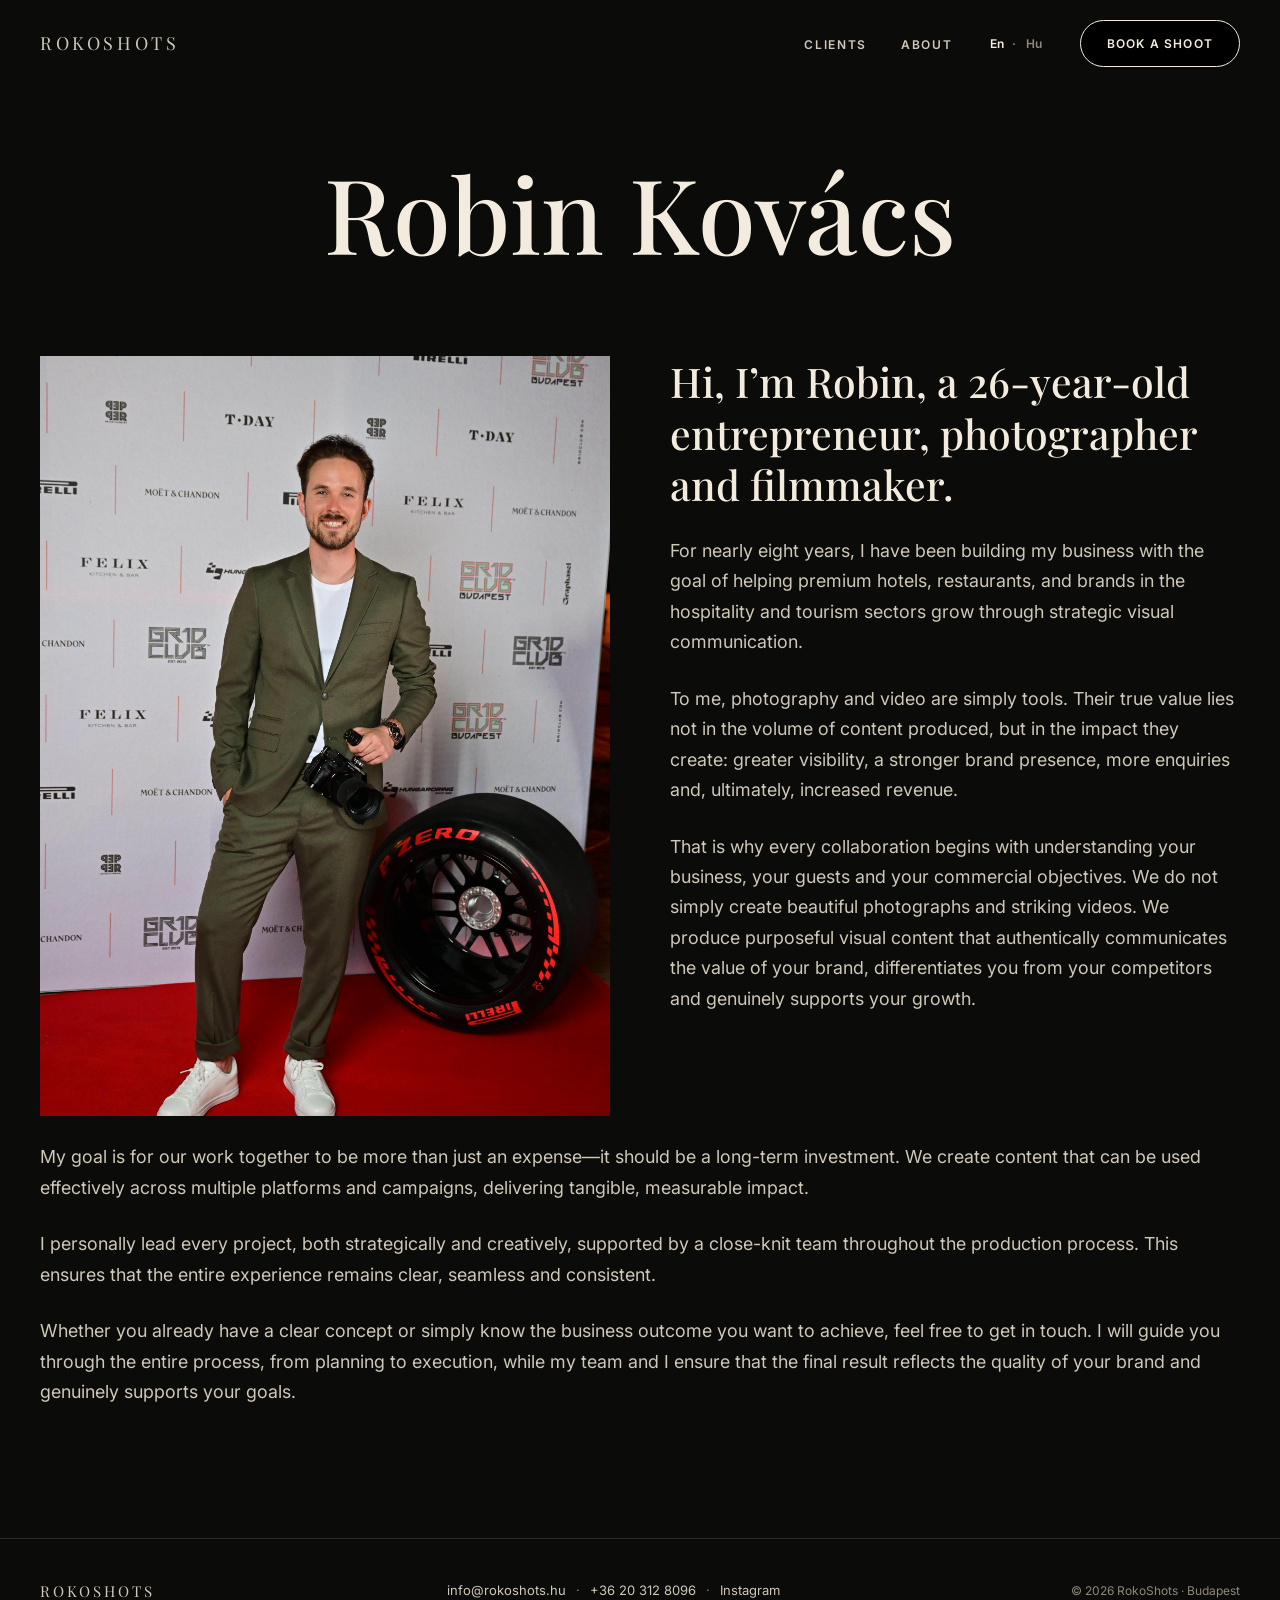
<file: about.html>
<!DOCTYPE html>
<html lang="en" data-i18n-title="titleAbout">
<head>
<meta charset="UTF-8">
<meta name="viewport" content="width=device-width, initial-scale=1.0">
<title>About Robin — RokoShots</title>
<link rel="preconnect" href="https://fonts.googleapis.com">
<link rel="preconnect" href="https://fonts.gstatic.com" crossorigin>
<link href="https://fonts.googleapis.com/css2?family=Playfair+Display:ital,wght@0,400;0,500;0,600;1,400;1,500&family=Inter:wght@400;500;600;700&family=Anton&family=Space+Mono:wght@400;700&display=swap" rel="stylesheet">
<link rel="stylesheet" href="home.css">
</head>
<body class="home-body" id="top">

<header class="rk-header">
  <div class="rk-wrap">
    <a href="index.html" class="rk-logo">Rokoshots</a>

    <div class="rk-header-right">
      <nav class="rk-nav">
        <ul>
          <!-- <li><a href="index.html#work" data-i18n="navWork">Work</a></li> -->
          <li><a href="clients.html" data-i18n="navClients">Clients</a></li>
          <li><a href="about.html" data-i18n="navGallery">About</a></li>
        </ul>
      </nav>
      <div class="rk-lang lang-switch" id="langSwitch">
        <button type="button" class="active" data-lang="en">En</button>
        <span class="rk-lang-divider">·</span>
        <button type="button" data-lang="hu">Hu</button>
      </div>
      <a href="book-a-shoot.html" class="rk-pill rk-header-cta" data-i18n="btnBookCall">Book a Shoot</a>
      <button type="button" class="rk-menu-toggle" id="menuToggle" aria-label="Open menu" aria-expanded="false" data-i18n-aria-label="ariaOpenMenu">
        <span></span><span></span><span></span>
      </button>
    </div>
  </div>

  <div class="rk-mobile-menu" id="mobileMenu">
    <nav>
      <ul>
        <!-- <li><a href="index.html#work" data-i18n="navWork">Work</a></li> -->
        <li><a href="clients.html" data-i18n="navClients">Clients</a></li>
        <li><a href="about.html" data-i18n="navGallery">About</a></li>
      </ul>
    </nav>
    <a href="book-a-shoot.html" class="rk-pill" data-i18n="btnBookCall">Book a Shoot</a>
    <div class="rk-lang lang-switch" id="langSwitchMobile">
      <button type="button" class="active" data-lang="en">En</button>
      <span class="rk-lang-divider">·</span>
      <button type="button" data-lang="hu">Hu</button>
    </div>
  </div>
</header>

<section class="rk-page-title">
  <div class="rk-wrap">
    <h1 class="rk-page-title-text">Robin Kovács</h1>
  </div>
</section>

<section class="about-page">
  <div class="rk-wrap about-page-grid">
    <div class="about-page-photo">
      <img src="/About me.jpg" alt="Robin Kovács, RokoShots">
    </div>

    <div class="about-page-copy">
      <p data-i18n="aboutP1">Hi, I’m Robin, a 26-year-old entrepreneur, photographer and filmmaker.</p>
      <p data-i18n="aboutP2">For nearly eight years, I have been building my business with the goal of helping premium hotels, restaurants, and brands in the hospitality and tourism sectors grow through strategic visual communication.</p>
      <p data-i18n="aboutP3">To me, photography and video are simply tools. Their true value lies not in the volume of content produced, but in the impact they create: greater visibility, a stronger brand presence, more enquiries and, ultimately, increased revenue.</p>
      <p data-i18n="aboutP4">That is why every collaboration begins with understanding your business, your guests and your commercial objectives. We do not simply create beautiful photographs and striking videos. We produce purposeful visual content that authentically communicates the value of your brand, differentiates you from your competitors and genuinely supports your growth.</p>
      <p data-i18n="aboutP5">My goal is for our work together to be more than just an expense—it should be a long-term investment. We create content that can be used effectively across multiple platforms and campaigns, delivering tangible, measurable impact.</p>
      <p data-i18n="aboutP6">I personally lead every project, both strategically and creatively, supported by a close-knit team throughout the production process. This ensures that the entire experience remains clear, seamless and consistent.</p>
      <p data-i18n="aboutP7">Whether you already have a clear concept or simply know the business outcome you want to achieve, feel free to get in touch. I will guide you through the entire process, from planning to execution, while my team and I ensure that the final result reflects the quality of your brand and genuinely supports your goals.</p>
    </div>
  </div>
</section>

<footer class="rk-footer">
  <div class="rk-wrap">
    <a href="index.html" class="rk-footer-logo">Rokoshots</a>
    <div class="rk-footer-contact">
      <a href="mailto:info@rokoshots.hu">info@rokoshots.hu</a>
      <span class="rk-footer-sep">&middot;</span>
      <a href="tel:+36203128096">+36 20 312 8096</a>
      <span class="rk-footer-sep">&middot;</span>
      <a href="https://www.instagram.com/rokoshots" target="_blank" rel="noopener" data-i18n="footerInstagramLabel">Instagram</a>
    </div>
    <span class="rk-footer-copy" data-i18n="footerCopyright">&copy; 2026 RokoShots &middot; Budapest</span>
  </div>
</footer>

<script src="i18n.js"></script>
<script src="about.js"></script>
</body>
</html>
</file>
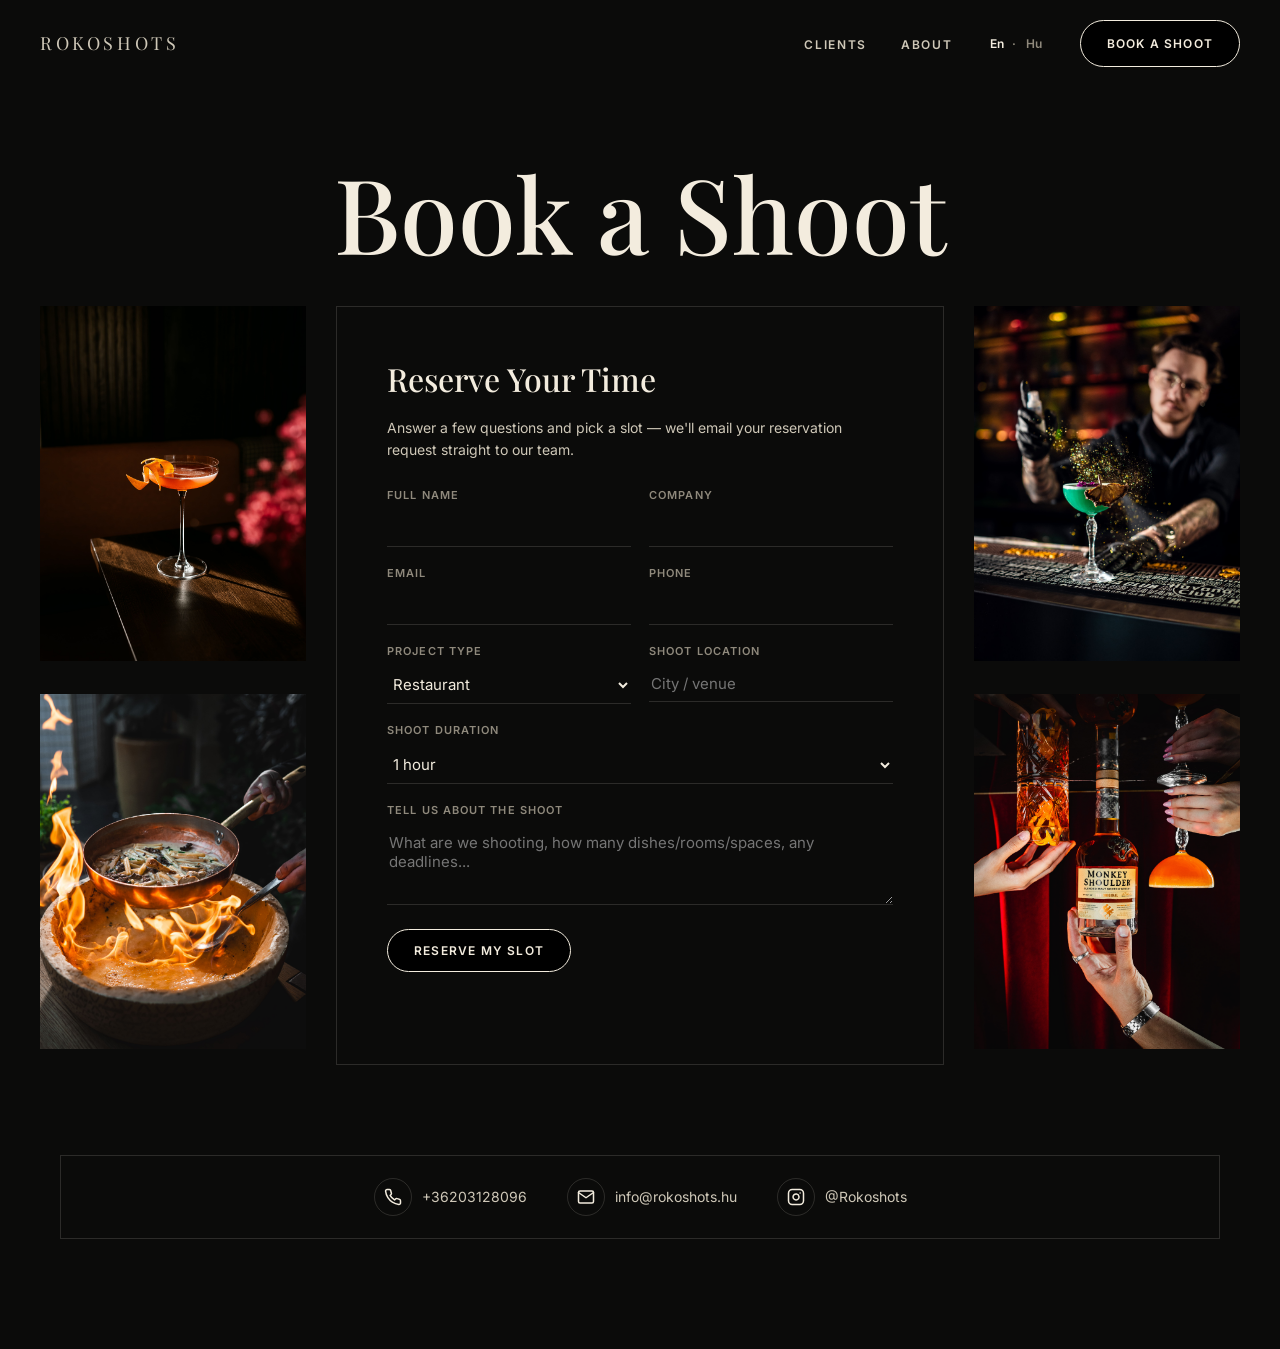
<file: book-a-shoot.html>
<!DOCTYPE html>
<html lang="en" data-i18n-title="titleBooking">
<head>
<meta charset="UTF-8">
<meta name="viewport" content="width=device-width, initial-scale=1.0">
<title>Book a Shoot — RokoShots</title>
<link rel="preconnect" href="https://fonts.googleapis.com">
<link rel="preconnect" href="https://fonts.gstatic.com" crossorigin>
<link href="https://fonts.googleapis.com/css2?family=Playfair+Display:ital,wght@0,400;0,500;0,600;1,400;1,500&family=Inter:wght@400;500;600;700&family=Anton&family=Space+Mono:wght@400;700&display=swap" rel="stylesheet">
<link rel="stylesheet" href="home.css">
</head>
<body class="home-body" id="top">

<header class="rk-header">
  <div class="rk-wrap">
    <a href="index.html" class="rk-logo">Rokoshots</a>

    <div class="rk-header-right">
      <nav class="rk-nav">
        <ul>
          <!-- <li><a href="index.html#work" data-i18n="navWork">Work</a></li> -->
          <li><a href="clients.html" data-i18n="navClients">Clients</a></li>
          <li><a href="about.html" data-i18n="navGallery">About</a></li>
        </ul>
      </nav>
      <div class="rk-lang lang-switch" id="langSwitch">
        <button type="button" class="active" data-lang="en">En</button>
        <span class="rk-lang-divider">·</span>
        <button type="button" data-lang="hu">Hu</button>
      </div>
      <a href="book-a-shoot.html" class="rk-pill rk-header-cta" data-i18n="btnBookCall">Book a Shoot</a>
      <button type="button" class="rk-menu-toggle" id="menuToggle" aria-label="Open menu" aria-expanded="false" data-i18n-aria-label="ariaOpenMenu">
        <span></span><span></span><span></span>
      </button>
    </div>
  </div>

  <div class="rk-mobile-menu" id="mobileMenu">
    <nav>
      <ul>
        <!-- <li><a href="index.html#work" data-i18n="navWork">Work</a></li> -->
        <li><a href="clients.html" data-i18n="navClients">Clients</a></li>
        <li><a href="about.html" data-i18n="navGallery">About</a></li>
      </ul>
    </nav>
    <a href="book-a-shoot.html" class="rk-pill" data-i18n="btnBookCall">Book a Shoot</a>
    <div class="rk-lang lang-switch" id="langSwitchMobile">
      <button type="button" class="active" data-lang="en">En</button>
      <span class="rk-lang-divider">·</span>
      <button type="button" data-lang="hu">Hu</button>
    </div>
  </div>
</header>

<section class="rk-page-title">
  <div class="rk-wrap">
    <h1 class="rk-page-title-text" data-i18n="bookingPageHeading">Book a Shoot</h1>
  </div>
</section>

<section class="booking-band">
  <div class="booking-grid">

    <div class="booking-photos left">
      <div class="booking-photo" id="bpLeft1"><img src="A1.jpg" alt=""></div>
      <div class="booking-photo" id="bpLeft2"><img src="A4.jpg" alt=""></div>
    </div>

    <div class="booking-form-card">
      <h2 data-i18n="reserveYourTime">Reserve Your Time</h2>
      <p class="booking-sub" data-i18n="bookingSub">Answer a few questions and pick a slot — we'll email your reservation request straight to our team.</p>

      <form id="bookingForm">
        <div class="bf-row">
          <div class="bf-field">
            <label data-i18n="labelFullName">Full Name</label>
            <input type="text" name="name" required>
          </div>
          <div class="bf-field">
            <label data-i18n="labelCompany">Company</label>
            <input type="text" name="company">
          </div>
        </div>

        <div class="bf-row">
          <div class="bf-field">
            <label data-i18n="labelEmail">Email</label>
            <input type="email" name="email" required>
          </div>
          <div class="bf-field">
            <label data-i18n="labelPhone">Phone</label>
            <input type="tel" name="phone">
          </div>
        </div>

        <div class="bf-row">
          <div class="bf-field">
            <label data-i18n="labelProjectType">Project Type</label>
            <select name="projectType">
              <option data-i18n="optRestaurant">Restaurant</option>
              <option data-i18n="optHotel">Hotel</option>
              <option data-i18n="optCafe">Café</option>
              <option data-i18n="optTourism">Tourism / Travel Brand</option>
              <option data-i18n="optOther">Other</option>
            </select>
          </div>
          <div class="bf-field">
            <label data-i18n="labelShootLocation">Shoot Location</label>
            <input type="text" name="location" placeholder="City / venue" data-i18n-placeholder="placeholderLocation">
          </div>
        </div>

        <div class="bf-field">
          <label data-i18n="labelShootDuration">Shoot Duration</label>
          <select name="duration">
            <option value="1" data-i18n="durationOpt1">1 hour</option>
            <option value="2" data-i18n="durationOpt2">2 hours</option>
            <option value="4" data-i18n="durationOptHalf">Half day (4 hours)</option>
            <option value="8" data-i18n="durationOptFull">Full day (8 hours)</option>
          </select>
        </div>

        <div class="bf-field">
          <label data-i18n="labelTellUs">Tell us about the shoot</label>
          <textarea name="message" placeholder="What are we shooting, how many dishes/rooms/spaces, any deadlines..." data-i18n-placeholder="placeholderMessage"></textarea>
        </div>

        <button type="submit" class="reserve-btn rk-pill" data-i18n="reserveMySlotBtn">Reserve My Slot</button>
        <p class="booking-note" id="bookingNote"></p>
      </form>
    </div>

    <div class="booking-photos right">
      <div class="booking-photo" id="bpRight1"><img src="A7.jpg" alt=""></div>
      <div class="booking-photo" id="bpRight2"><img src="A10.jpeg" alt=""></div>
    </div>

  </div>
</section>

<section class="booking-contact">
  <div class="rk-wrap">
    <div class="contact-box">
      <a class="contact-item" href="tel:+36203128096">
        <span class="contact-icon" aria-hidden="true">
          <svg viewBox="0 0 24 24" fill="none" stroke="currentColor" stroke-width="2" stroke-linecap="round" stroke-linejoin="round"><path d="M22 16.92v3a2 2 0 0 1-2.18 2 19.79 19.79 0 0 1-8.63-3.07 19.5 19.5 0 0 1-6-6 19.79 19.79 0 0 1-3.07-8.67A2 2 0 0 1 4.11 2h3a2 2 0 0 1 2 1.72c.127.96.362 1.903.7 2.81a2 2 0 0 1-.45 2.11L8.09 9.91a16 16 0 0 0 6 6l1.27-1.27a2 2 0 0 1 2.11-.45c.907.338 1.85.573 2.81.7A2 2 0 0 1 22 16.92z"/></svg>
        </span>
        <span class="contact-text">+36203128096</span>
      </a>
      <a class="contact-item" href="mailto:info@rokoshots.hu">
        <span class="contact-icon" aria-hidden="true">
          <svg viewBox="0 0 24 24" fill="none" stroke="currentColor" stroke-width="2" stroke-linecap="round" stroke-linejoin="round"><rect x="2" y="4" width="20" height="16" rx="2"/><path d="m22 6-10 7L2 6"/></svg>
        </span>
        <span class="contact-text">info@rokoshots.hu</span>
      </a>
      <a class="contact-item" href="https://www.instagram.com/rokoshots" target="_blank" rel="noopener" aria-label="Instagram" data-i18n-aria-label="footerInstagramLabel">
        <span class="contact-icon" aria-hidden="true">
          <svg viewBox="0 0 24 24" fill="none" stroke="currentColor" stroke-width="2" stroke-linecap="round" stroke-linejoin="round"><rect x="2" y="2" width="20" height="20" rx="5"/><path d="M16 11.37A4 4 0 1 1 12.63 8 4 4 0 0 1 16 11.37z"/><line x1="17.5" y1="6.5" x2="17.51" y2="6.5"/></svg>
        </span>
        <span class="contact-text">@Rokoshots</span>
      </a>
    </div>
  </div>
</section>

<script src="i18n.js"></script>
<script src="booking.js"></script>
</body>
</html>
</file>
<file: home.css>
/* RokoShots homepage — dark luxury editorial design */
:root{
  --bg:#0b0b0a;
  --cream:#f3ecde;
  --cream-dim:#cfc8b8;
  --muted:#8f897c;
  --line:rgba(243,236,222,.14);
  --pill-bg:#efe6d4;
  --pill-text:#141210;
  --max:1320px;
}

*{box-sizing:border-box; margin:0; padding:0;}
html{scroll-behavior:smooth;}
body.home-body{
  background:var(--bg);
  color:var(--cream-dim);
  font-family:'Inter', sans-serif;
  line-height:1.6;
  overflow-x:hidden;
}
.home-body a{color:inherit; text-decoration:none;}
.home-body img{display:block; max-width:100%; height:auto;}
.home-body em, .home-body i{font-style:italic;}

.rk-wrap{max-width:var(--max); margin:0 auto; padding:0 24px;}
@media (min-width:600px){ .rk-wrap{ padding:0 32px; } }
@media (min-width:1000px){ .rk-wrap{ padding:0 40px; } }

.rk-eyebrow{
  font-family:'Inter', sans-serif;
  font-size:11px;
  font-weight:600;
  letter-spacing:.18em;
  text-transform:uppercase;
  color:var(--muted);
}

/* HEADER */
.rk-header{
  position:sticky; top:0; z-index:100;
  background:var(--bg);
  padding:20px 0;
}
.rk-header .rk-wrap{display:flex; align-items:center; justify-content:space-between; gap:16px;}

.rk-logo{
  font-family:'Playfair Display', serif;
  font-size:18px;
  letter-spacing:.2em;
  text-transform:uppercase;
  color:var(--cream);
  white-space:nowrap;
  transition:opacity .3s;
}
.rk-logo:hover{ opacity:.75; }

.rk-header-right{display:flex; align-items:center; gap:16px;}
@media (min-width:1000px){ .rk-header-right{ gap:36px; } }

.rk-nav, .rk-header-cta, .rk-lang{ display:none; }
@media (min-width:1000px){
  .rk-nav, .rk-lang{ display:flex; }
  .rk-header-cta{ display:inline-flex; }
}

.rk-nav ul{list-style:none; display:flex; gap:34px;}
.rk-nav a{
  font-family:'Inter', sans-serif;
  font-size:12px;
  font-weight:600;
  letter-spacing:.14em;
  text-transform:uppercase;
  color:var(--cream-dim);
  transition:color .3s;
}
.rk-nav a:hover{ color:var(--cream); }

.rk-lang{
  align-items:center; gap:6px;
  font-family:'Inter', sans-serif;
  font-size:12px; font-weight:600; letter-spacing:.1em; text-transform:uppercase;
}
.rk-lang button{
  background:none; border:none; cursor:pointer;
  font:inherit; color:var(--muted);
  padding:2px; transition:color .3s;
}
.rk-lang button.active{ color:var(--cream); }
.rk-lang .rk-lang-divider{ color:var(--muted); }

.rk-pill{
  display:inline-flex; align-items:center; justify-content:center;
  font-family:'Inter', sans-serif;
  font-size:12px;
  font-weight:600;
  letter-spacing:.1em;
  text-transform:uppercase;
  color:var(--cream);
  background:#000;
  padding:13px 26px;
  border-radius:999px;
  border:1px solid var(--cream);
  cursor:pointer;
  white-space:nowrap;
  transition:transform .25s ease, background-color .3s, color .3s;
}
.rk-pill:hover{ transform:translateY(-2px); background:var(--pill-bg); color:var(--pill-text); }
a.rk-pill{ color:var(--cream); }
a.rk-pill:hover{ color:var(--pill-text); }

.rk-link-underline{
  display:inline-flex;
  font-family:'Inter', sans-serif;
  font-size:12px;
  font-weight:600;
  letter-spacing:.1em;
  text-transform:uppercase;
  color:var(--cream);
  border-bottom:1px solid var(--cream);
  padding-bottom:4px;
  transition:opacity .3s;
}
.rk-link-underline:hover{ opacity:.65; }

.rk-menu-toggle{
  display:flex; flex-direction:column; justify-content:center; gap:5px;
  width:26px; height:22px;
  background:none; border:none; cursor:pointer; padding:0; flex-shrink:0;
}
@media (min-width:1000px){ .rk-menu-toggle{ display:none; } }
.rk-menu-toggle span{
  display:block; width:100%; height:2px; background:var(--cream);
  transition:transform .3s ease, opacity .3s ease;
}
.rk-menu-toggle.open span:nth-child(1){ transform:translateY(7px) rotate(45deg); }
.rk-menu-toggle.open span:nth-child(2){ opacity:0; }
.rk-menu-toggle.open span:nth-child(3){ transform:translateY(-7px) rotate(-45deg); }

.rk-mobile-menu{
  display:flex; flex-direction:column; align-items:flex-start; gap:22px;
  max-height:0; overflow:hidden;
  padding:0 24px;
  transition:max-height .35s ease, padding .35s ease;
  background:var(--bg);
}
@media (min-width:600px){ .rk-mobile-menu{ padding:0 32px; } }
.rk-mobile-menu.open{ max-height:420px; padding:18px 24px 28px; }
@media (min-width:600px){ .rk-mobile-menu.open{ padding:18px 32px 28px; } }
.rk-mobile-menu nav ul{ list-style:none; display:flex; flex-direction:column; gap:16px; }
.rk-mobile-menu nav a{
  font-family:'Inter', sans-serif; font-size:13px; font-weight:600;
  letter-spacing:.14em; text-transform:uppercase; color:var(--cream-dim);
}
@media (min-width:1000px){ .rk-mobile-menu{ display:none !important; } }

/* HERO */
.rk-hero{ padding:28px 0 70px; }
@media (min-width:600px){ .rk-hero{ padding:40px 0 90px; } }
@media (min-width:1000px){ .rk-hero{ padding:56px 0 110px; } }

.rk-hero-grid{
  display:grid;
  grid-template-columns:1fr;
  gap:40px;
  align-items:center;
}
@media (min-width:900px){
  .rk-hero-grid{ grid-template-columns:1fr 1fr; gap:60px; }
}

.rk-hero-copy{ display:flex; flex-direction:column; gap:22px; }
.rk-hero-title{
  font-family:'Playfair Display', serif;
  font-weight:500;
  font-size:clamp(34px, 5.4vw, 68px);
  line-height:1.12;
  color:var(--cream);
}
.rk-hero-title em{
  font-style:italic;
  font-weight:400;
  display:block;
}
.rk-hero-sub{
  font-family:'Inter', sans-serif;
  font-size:clamp(15px, 1.3vw, 17px);
  line-height:1.7;
  color:var(--cream-dim);
  max-width:46ch;
}
.rk-hero-actions{ display:flex; align-items:center; gap:28px; flex-wrap:wrap; margin-top:6px; }

.rk-hero-photo{
  aspect-ratio:3/4;
  overflow:hidden;
  background:#1a1a18;
}
.rk-hero-photo img{ width:100%; height:100%; object-fit:cover; }

/* CLIENTS — trusted by */
.rk-clients{ padding:10px 0 70px; text-align:center; }
@media (min-width:600px){ .rk-clients{ padding:10px 0 90px; } }
@media (min-width:1000px){ .rk-clients{ padding:10px 0 110px; } }

.rk-clients-heading{
  font-family:'Playfair Display', serif;
  font-style:italic;
  font-weight:400;
  font-size:clamp(22px, 3.4vw, 36px);
  color:var(--cream);
  margin-top:14px;
}

.rk-client-cloud{
  display:flex; flex-wrap:wrap; justify-content:center;
  row-gap:18px; column-gap:40px;
  margin-top:56px;
}
@media (min-width:600px){ .rk-client-cloud{ column-gap:52px; row-gap:22px; margin-top:64px; } }
.rk-client-name{
  font-family:'Playfair Display', serif;
  font-weight:500;
  font-size:clamp(17px, 2.4vw, 28px);
  color:var(--cream);
  white-space:nowrap;
}
.rk-michelin{
  font-family:'Inter', sans-serif;
  font-size:9px;
  font-weight:700;
  letter-spacing:.1em;
  text-transform:uppercase;
  color:var(--muted);
  vertical-align:super;
  margin-left:4px;
  white-space:nowrap;
}

/* SELECTED WORK */
.rk-work{ padding:0 0 70px; }
@media (min-width:600px){ .rk-work{ padding:0 0 90px; } }
@media (min-width:1000px){ .rk-work{ padding:0 0 110px; } }

.rk-work-head{
  display:flex; flex-wrap:wrap; align-items:baseline; justify-content:space-between;
  gap:16px; margin-bottom:40px;
}
@media (min-width:600px){ .rk-work-head{ margin-bottom:50px; } }
.rk-work-title{
  font-family:'Playfair Display', serif;
  font-weight:500;
  font-size:clamp(32px, 4.6vw, 52px);
  color:var(--cream);
}
.rk-work-grid{
  display:grid;
  grid-template-columns:1fr;
  gap:48px 30px;
}
@media (min-width:640px){ .rk-work-grid{ grid-template-columns:1fr 1fr; } }
@media (min-width:1000px){ .rk-work-grid{ grid-template-columns:1fr 1fr 1fr; } }

.rk-work-card{ cursor:pointer; }
.rk-work-card-frame{ aspect-ratio:4/5; overflow:hidden; background:#1a1a18; }
.rk-work-card-frame img{
  width:100%; height:100%; object-fit:cover;
  transition:transform .7s cubic-bezier(.2,.7,.2,1);
}
.rk-work-card:hover .rk-work-card-frame img{ transform:scale(1.04); }
.rk-work-meta{
  margin-top:16px;
  font-family:'Inter', sans-serif;
  font-size:11px; font-weight:600; letter-spacing:.12em; text-transform:uppercase;
  color:var(--muted);
}
.rk-work-name{
  margin-top:8px;
  font-family:'Playfair Display', serif;
  font-weight:500;
  font-size:clamp(20px, 2.2vw, 27px);
  color:var(--cream);
}
/* PLAIN PHOTO GRID */
.rk-gallery{ padding:0 0 70px; }
@media (min-width:600px){ .rk-gallery{ padding:0 0 90px; } }
@media (min-width:1000px){ .rk-gallery{ padding:0 0 110px; } }
.rk-gallery-grid{
  display:grid;
  grid-template-columns:repeat(2, 1fr);
  gap:6px;
}
@media (min-width:640px){ .rk-gallery-grid{ grid-template-columns:repeat(3, 1fr); gap:8px; } }
.rk-gallery-item{
  border:none; padding:0; margin:0; background:none; cursor:pointer;
  aspect-ratio:1/1; overflow:hidden; display:block;
}
.rk-gallery-item img{
  width:100%; height:100%; object-fit:cover;
  transition:transform .6s ease;
}
.rk-gallery-item:hover img{ transform:scale(1.05); }

/* INSTAGRAM WIDGET */
.rk-instagram{ padding:0 0 70px; text-align:center; }
@media (min-width:600px){ .rk-instagram{ padding:0 0 90px; } }
@media (min-width:1000px){ .rk-instagram{ padding:0 0 110px; } }

.ig-card{
  margin-top:28px;
  background:var(--pill-bg);
  border-radius:20px;
  padding:18px 14px 24px;
  text-align:left;
}
@media (min-width:600px){ .ig-card{ padding:24px 22px 28px; border-radius:24px; } }

.ig-head{ display:flex; align-items:center; gap:14px; margin-bottom:16px; flex-wrap:wrap; }
@media (min-width:600px){ .ig-head{ margin-bottom:20px; } }
.ig-avatar{
  width:50px; height:50px; border-radius:50%; overflow:hidden; flex-shrink:0; background:#1a1a18;
}
.ig-avatar img{ width:100%; height:100%; object-fit:cover; }
.ig-id{ display:flex; flex-direction:column; gap:2px; flex:1; min-width:0; }
.ig-name{
  font-family:'Playfair Display', serif; font-weight:500; font-size:16px; color:var(--pill-text);
}
.ig-handle{
  font-family:'Inter', sans-serif; font-size:13px; color:#6b655a; transition:color .25s;
}
.ig-handle:hover{ color:var(--pill-text); }
.ig-follow{
  display:inline-flex; align-items:center; gap:7px;
  font-family:'Inter', sans-serif; font-size:11px; font-weight:600; letter-spacing:.1em; text-transform:uppercase;
  background:#141210; color:#f3ecde;
  padding:11px 20px; border-radius:999px; white-space:nowrap;
  transition:transform .25s ease, opacity .25s ease;
}
.ig-follow:hover{ transform:translateY(-1px); opacity:.85; }
.ig-follow svg{ width:14px; height:14px; flex-shrink:0; }

.ig-carousel{ position:relative; }
.ig-track{
  display:flex; gap:8px;
  overflow-x:auto; scroll-snap-type:x mandatory;
  border-radius:12px;
  scrollbar-width:none; -ms-overflow-style:none;
}
.ig-track::-webkit-scrollbar{ display:none; }
.ig-post{
  flex:0 0 calc(50% - 4px);
  aspect-ratio:1/1; overflow:hidden; display:block;
  scroll-snap-align:start; background:#1a1a18;
}
@media (min-width:640px){ .ig-post{ flex-basis:calc(33.333% - 6px); } }
@media (min-width:900px){ .ig-post{ flex-basis:calc(25% - 6px); } }
.ig-post img{
  width:100%; height:100%; object-fit:cover;
  transition:transform .5s ease;
}
.ig-post:hover img{ transform:scale(1.06); }

.ig-arrow{
  position:absolute; top:50%; translate:0 -50%;
  width:38px; height:38px; border-radius:50%;
  background:rgba(20,18,16,.78); color:#f3ecde; border:none;
  display:flex; align-items:center; justify-content:center;
  cursor:pointer; z-index:2; transition:background .25s;
}
.ig-arrow:hover{ background:#000; }
.ig-arrow-prev{ left:6px; }
.ig-arrow-next{ right:6px; }
.ig-arrow svg{ width:18px; height:18px; }
@media (max-width:600px){ .ig-arrow{ width:32px; height:32px; } .ig-arrow svg{ width:15px; height:15px; } }

.ig-dots{ display:flex; justify-content:center; gap:7px; margin-top:16px; }
@media (min-width:600px){ .ig-dots{ margin-top:20px; } }
.ig-dot{
  width:7px; height:7px; border-radius:50%; border:none; padding:0; cursor:pointer;
  background:#c7bfac; transition:background .25s ease, transform .25s ease;
}
.ig-dot.active{ background:#141210; transform:scale(1.35); }

/* TESTIMONIALS */
.rk-testimonials{ padding:0 0 70px; }
@media (min-width:600px){ .rk-testimonials{ padding:0 0 90px; } }
@media (min-width:1000px){ .rk-testimonials{ padding:0 0 120px; } }
.rk-testimonials-head{ text-align:center; margin-bottom:50px; }
@media (min-width:600px){ .rk-testimonials-head{ margin-bottom:64px; } }

.rk-testimonial-grid{
  display:grid; grid-template-columns:1fr; gap:50px;
}
@media (min-width:900px){ .rk-testimonial-grid{ grid-template-columns:1fr 1fr 1fr; gap:60px; } }

.rk-testimonial{
  border-top:1px solid var(--line);
  padding-top:22px;
  display:flex; flex-direction:column; gap:20px;
}
.rk-quote-mark{
  font-family:'Playfair Display', serif;
  font-style:italic;
  font-size:40px;
  color:var(--muted);
  line-height:1;
}
.rk-quote-text{
  font-family:'Playfair Display', serif;
  font-style:italic;
  font-weight:400;
  font-size:clamp(15px, 1.4vw, 17px);
  line-height:1.65;
  color:var(--cream-dim);
}
.rk-quote-name{
  font-family:'Inter', sans-serif;
  font-weight:600; font-size:14px; color:var(--cream);
}
.rk-quote-role{
  font-family:'Inter', sans-serif;
  font-size:11px; font-weight:600; letter-spacing:.08em; text-transform:uppercase;
  color:var(--muted); margin-top:-12px;
}

/* ABOUT TEASER */
.rk-about-teaser{ padding:0 0 80px; text-align:center; }
@media (min-width:600px){ .rk-about-teaser{ padding:0 0 100px; } }
@media (min-width:1000px){ .rk-about-teaser{ padding:0 0 130px; } }
.rk-about-teaser-text{
  max-width:1000px; margin:18px auto 0;
  font-family:'Playfair Display', serif;
  font-weight:500;
  font-size:clamp(22px, 3.4vw, 36px);
  line-height:1.3;
  color:var(--cream);
}
.rk-about-teaser-text em{ font-style:italic; font-weight:400; color:var(--cream-dim); }
.rk-about-teaser-link{ margin-top:34px; }

/* CONTACT */
.rk-contact{ padding:0 0 70px; }
@media (min-width:600px){ .rk-contact{ padding:0 0 90px; } }
@media (min-width:1000px){ .rk-contact{ padding:0 0 110px; } }

.rk-contact-grid{
  display:grid; grid-template-columns:1fr; gap:48px;
}
@media (min-width:900px){ .rk-contact-grid{ grid-template-columns:.8fr 1.2fr; gap:90px; } }

.rk-contact-heading{
  font-family:'Playfair Display', serif;
  font-weight:500;
  font-size:clamp(34px, 4.6vw, 54px);
  line-height:1.12;
  color:var(--cream);
}
.rk-contact-heading em{ font-style:italic; font-weight:400; }

.rk-rotator{
  display:inline-grid;
  vertical-align:top;
  overflow:hidden;
}
.rk-rotator-track{ display:grid; }
.rk-rotator-word{
  grid-area:1 / 1;
  white-space:nowrap;
  opacity:0;
  transform:translateY(.4em);
  transition:opacity .5s ease, transform .5s ease;
}
.rk-rotator-word.is-active{ opacity:1; transform:translateY(0); }
.rk-rotator-word.is-leaving{ opacity:0; transform:translateY(-.4em); }

@media (prefers-reduced-motion: reduce){
  .rk-rotator-word{ transition:none; }
}

.rk-contact-links{
  display:flex; flex-direction:column; gap:12px;
  margin-top:30px;
  font-family:'Inter', sans-serif;
  font-size:15px;
  color:var(--cream-dim);
}
.rk-contact-links a{ transition:color .25s; }
.rk-contact-links a:hover{ color:var(--cream); }

#rkContactForm{ display:flex; flex-direction:column; gap:26px; }
.rk-f-row{ display:grid; grid-template-columns:1fr; gap:26px; }
@media (min-width:560px){ .rk-f-row{ grid-template-columns:1fr 1fr; } }
.rk-field{ display:flex; flex-direction:column; gap:8px; }
.rk-field label{
  font-family:'Inter', sans-serif;
  font-size:11px; font-weight:600; letter-spacing:.14em; text-transform:uppercase;
  color:var(--muted);
}
.rk-field input, .rk-field textarea{
  border:none; border-bottom:1px solid var(--line);
  padding:8px 2px;
  font-family:'Inter', sans-serif; font-size:16px;
  color:var(--cream);
  background:transparent;
}
.rk-field textarea{ min-height:70px; resize:vertical; }
.rk-field input:focus, .rk-field textarea:focus{ outline:none; border-color:var(--cream); }
.rk-field input::placeholder, .rk-field textarea::placeholder{ color:#55504a; }

.rk-form-submit{ display:flex; justify-content:center; margin-top:12px; }
.rk-form-note{
  text-align:center;
  font-family:'Inter', sans-serif; font-size:13px; color:var(--muted);
  min-height:18px; margin-top:4px;
}
.rk-form-note.error{ color:#d98b7a; }

/* FOOTER */
.rk-footer{
  border-top:1px solid var(--line);
  padding:34px 0;
}
@media (min-width:600px){ .rk-footer{ padding:40px 0; } }
.rk-footer .rk-wrap{
  display:flex; flex-wrap:wrap; align-items:center; justify-content:space-between; gap:18px;
}
@media (max-width:600px){
  .rk-footer .rk-wrap{ flex-direction:column; justify-content:center; text-align:center; gap:16px; }
}
.rk-footer-logo{
  font-family:'Playfair Display', serif;
  font-size:15px; letter-spacing:.2em; text-transform:uppercase; color:var(--cream);
  transition:opacity .3s;
}
.rk-footer-logo:hover{ opacity:.75; }
.rk-footer-contact{
  display:flex; align-items:center; gap:10px; flex-wrap:wrap; justify-content:center;
  font-family:'Inter', sans-serif; font-size:13px; color:var(--cream-dim);
}
.rk-footer-contact a:hover{ color:var(--cream); }
.rk-footer-sep{ color:var(--muted); }
.rk-footer-copy{
  font-family:'Inter', sans-serif; font-size:12px; color:var(--muted);
}

/* LIGHTBOX (shared by work gallery + plain grid) */
.rk-lightbox{
  position:fixed; inset:0;
  background:rgba(6,6,5,.95);
  display:none; align-items:center; justify-content:center;
  z-index:1000; padding:20px;
}
.rk-lightbox.open{ display:flex; }
.rk-lightbox-stage{ max-width:min(760px, 90vw); text-align:center; }
.rk-lightbox-stage img{ max-width:100%; max-height:78vh; margin:0 auto; object-fit:contain; }
.rk-lightbox-caption{
  margin-top:16px;
  font-family:'Playfair Display', serif;
  color:var(--cream); font-size:16px;
}
.rk-lightbox-close{
  position:absolute; top:20px; right:20px;
  background:none; border:none; color:var(--cream);
  font-size:34px; line-height:1; cursor:pointer;
}
.rk-lightbox-arrow{
  background:none; border:none; color:var(--cream);
  font-size:28px; cursor:pointer; padding:10px 16px; flex-shrink:0;
}
@media (max-width:600px){
  .rk-lightbox-arrow{ font-size:22px; padding:6px 10px; }
  .rk-lightbox{ padding:12px; }
}

.home-body{ color-scheme:dark; }

/* GENERIC PAGE TITLE — Clients / About / Book a Shoot */
.rk-page-title{ padding:50px 0 20px; text-align:center; }
@media (min-width:600px){ .rk-page-title{ padding:60px 0 26px; } }
@media (min-width:1000px){ .rk-page-title{ padding:70px 0 30px; } }
.rk-page-title-text{
  font-family:'Playfair Display', serif;
  font-weight:500;
  font-size:clamp(40px, 8.4vw, 104px);
  line-height:1.05;
  color:var(--cream);
}

/* CLIENTS PAGE */
.clients-list{ padding:40px 0 30px; }
@media (min-width:600px){ .clients-list{ padding:50px 0 40px; } }
@media (min-width:1000px){ .clients-list{ padding:60px 0 50px; } }

.client-logo{ width:40px; height:auto; filter:grayscale(1) invert(1) brightness(1.6); opacity:.85; }

.clients-pagination{
  display:flex; align-items:center; justify-content:center; gap:24px;
  padding:0 0 70px;
}
.clients-page-arrow{
  width:44px; height:44px; border-radius:50%;
  background:transparent; border:1px solid var(--line); color:var(--cream);
  font-size:18px; cursor:pointer;
  display:flex; align-items:center; justify-content:center;
  transition:background .25s ease, color .25s ease;
}
.clients-page-arrow:hover:not(:disabled){ background:var(--pill-bg); color:var(--pill-text); border-color:var(--pill-bg); }
.clients-page-arrow:disabled{ opacity:.3; cursor:default; }
.clients-page-count{
  font-family:'Inter', sans-serif; font-size:13px; letter-spacing:.06em;
  color:var(--muted); min-width:48px; text-align:center;
}

.client-row{
  max-width:1400px; margin:0 auto; padding:0 20px 60px;
  border-bottom:1px solid var(--line); margin-bottom:60px;
  display:flex; flex-direction:column; gap:28px;
}
@media (min-width:600px){ .client-row{ padding:0 32px 76px; margin-bottom:76px; } }
@media (min-width:1000px){ .client-row{ padding:0 40px 94px; margin-bottom:94px; } }
@media (min-width:900px){ .client-row{ flex-direction:row; align-items:flex-start; gap:80px; } }
.client-row:last-child{ border-bottom:none; margin-bottom:0; }

.client-row-header{ flex:0 0 auto; display:flex; flex-direction:column; gap:12px; }
@media (min-width:900px){ .client-row-header{ width:200px; padding-top:4px; } }
.client-name{
  font-family:'Playfair Display', serif; font-weight:500;
  color:var(--cream); font-size:clamp(19px, 2.4vw, 27px);
}

.client-photos{
  display:flex; gap:12px; align-items:stretch;
  height:clamp(200px, 26vw, 380px);
  overflow-x:auto; min-width:0;
}
@media (min-width:600px){ .client-photos{ gap:16px; } }
@media (min-width:900px){ .client-photos{ flex:1; } }
.client-photos::-webkit-scrollbar{ display:none; }
.client-photos{ -ms-overflow-style:none; scrollbar-width:none; }

.cp-photo{
  border:none; padding:0; margin:0; background:none; cursor:pointer;
  overflow:hidden; display:block; height:100%; flex-shrink:0; aspect-ratio:1/1;
}
.cp-photo img{
  height:100%; width:100%; object-fit:cover; display:block;
  transition:transform .6s ease, filter .4s ease;
  filter:grayscale(.1) brightness(.96);
}
.cp-photo:hover img{ transform:scale(1.03); filter:grayscale(0) brightness(1); }

/* Client lightbox — dark, matches the shared rk-lightbox look */
.client-lightbox{
  position:fixed; inset:0; background:rgba(6,6,5,.96);
  display:none; align-items:center; justify-content:center; z-index:1000; padding:20px;
}
.client-lightbox.open{ display:flex; }
.cl-stage{ max-width:min(760px, 88vw); max-height:78vh; }
.cl-stage img{
  max-width:100%; max-height:78vh; object-fit:contain; display:block; margin:0 auto;
  animation:clEnlarge .35s ease;
}
@keyframes clEnlarge{ from{ opacity:0; transform:scale(.94); } to{ opacity:1; transform:scale(1); } }
.cl-arrow{ background:none; border:none; color:var(--cream); font-size:26px; cursor:pointer; padding:10px 18px; flex-shrink:0; }
@media (max-width:700px){ .cl-arrow{ font-size:20px; padding:6px 10px; } }
.cl-bar{
  position:absolute; left:0; right:0; bottom:0; padding:18px 24px;
  display:flex; align-items:center; justify-content:space-between;
  font-family:'Inter', sans-serif; font-size:11px; font-weight:600; letter-spacing:.1em; text-transform:uppercase;
  color:var(--cream);
}
.cl-close{
  background:none; border:none; color:var(--cream-dim);
  font-family:inherit; font-size:inherit; letter-spacing:inherit; text-transform:inherit; cursor:pointer;
}
.cl-close:hover{ color:var(--cream); }
.cl-name{ color:var(--cream); font-family:'Playfair Display', serif; font-size:14px; letter-spacing:0; text-transform:none; }
.cl-count{ color:var(--muted); }

/* ABOUT PAGE */
.about-page{ padding:40px 0 90px; }
@media (min-width:600px){ .about-page{ padding:50px 0 110px; } }
@media (min-width:1000px){ .about-page{ padding:60px 0 130px; } }

.about-page-grid{ display:grid; grid-template-columns:1fr; gap:36px; align-items:start; }
@media (min-width:900px){ .about-page-grid{ grid-template-columns:1fr 1fr; gap:60px; } }

.about-page-photo{ aspect-ratio:3/4; overflow:hidden; background:#1a1a18; }
.about-page-photo img{ width:100%; height:100%; object-fit:cover; }

.about-page-copy{ display:flex; flex-direction:column; gap:26px; }
.about-page-copy p{
  font-family:'Inter', sans-serif; font-weight:400;
  font-size:clamp(16px, 1.4vw, 18px); line-height:1.7; color:var(--cream-dim);
}
.about-page-copy p:first-child{
  font-family:'Playfair Display', serif; font-weight:500;
  font-size:clamp(26px, 3.2vw, 42px); line-height:1.25; color:var(--cream);
}
.about-page-copy-below{ display:flex; flex-direction:column; gap:26px; margin-top:26px; }
.about-page-copy-below p{
  font-family:'Inter', sans-serif; font-weight:400;
  font-size:clamp(16px, 1.4vw, 18px); line-height:1.7; color:var(--cream-dim);
}

/* BOOK A SHOOT PAGE */
.booking-band{ padding:10px 20px 60px; }
@media (min-width:600px){ .booking-band{ padding:10px 28px 80px; } }
@media (min-width:1000px){ .booking-band{ padding:10px 40px 90px; } }

.booking-grid{
  max-width:1400px; margin:0 auto;
  display:grid; grid-template-columns:1fr; gap:24px;
}
@media (min-width:900px){ .booking-grid{ grid-template-columns:.8fr 1.4fr .8fr; gap:30px; align-items:stretch; } }

.booking-photos{ display:grid; grid-template-columns:1fr 1fr; gap:12px; }
@media (min-width:900px){ .booking-photos{ grid-template-columns:1fr; grid-template-rows:1fr 1fr; gap:16px; } }
.booking-photo{ aspect-ratio:3/4; overflow:hidden; background:#1a1a18; }
.booking-photo img{ width:100%; height:100%; object-fit:cover; }

.booking-form-card{
  border:1px solid var(--line);
  padding:26px 22px 32px;
}
@media (min-width:600px){ .booking-form-card{ padding:36px 34px 42px; } }
@media (min-width:1000px){ .booking-form-card{ padding:46px 50px 54px; } }
.booking-form-card h2{
  font-family:'Playfair Display', serif; font-weight:500;
  color:var(--cream); font-size:clamp(24px, 3.2vw, 32px); margin-bottom:12px;
}
.booking-sub{
  font-family:'Inter', sans-serif; color:var(--cream-dim);
  font-size:14px; line-height:1.6; margin-bottom:26px;
}

#bookingForm{ display:flex; flex-direction:column; gap:18px; }
.bf-row{ display:grid; grid-template-columns:1fr; gap:18px; }
@media (min-width:560px){ .bf-row{ grid-template-columns:1fr 1fr; } }
.bf-field{ display:flex; flex-direction:column; gap:6px; }
.bf-field label{
  font-family:'Inter', sans-serif; font-size:11px; font-weight:600;
  letter-spacing:.1em; text-transform:uppercase; color:var(--muted);
}
.bf-field input, .bf-field select, .bf-field textarea{
  border:none; border-bottom:1px solid var(--line); padding:8px 2px;
  font-family:'Inter', sans-serif; font-size:15px; color:var(--cream); background:transparent;
}
.bf-field select{ padding:8px 2px; }
.bf-field select option{ background:var(--bg); color:var(--cream); }
.bf-field textarea{ min-height:80px; resize:vertical; }
.bf-field input:focus, .bf-field select:focus, .bf-field textarea:focus{ outline:none; border-color:var(--cream); }

.reserve-btn{ margin-top:6px; align-self:flex-start; }
.booking-note{ font-family:'Inter', sans-serif; font-size:13px; color:var(--muted); margin-top:2px; min-height:18px; }
.booking-note.error{ color:#d98b7a; }

/* Contact strip on Book a Shoot page */
.booking-contact{ padding:0 20px 70px; }
@media (min-width:600px){ .booking-contact{ padding-bottom:90px; } }
@media (min-width:1000px){ .booking-contact{ padding-bottom:110px; } }
.contact-box{
  max-width:1400px; margin:0 auto;
  display:flex; flex-wrap:wrap; justify-content:center; align-items:center; gap:14px;
  border:1px solid var(--line); padding:18px 24px;
}
@media (min-width:600px){ .contact-box{ gap:40px; padding:22px 34px; } }
.contact-item{
  display:flex; align-items:center; gap:10px; color:var(--cream-dim); text-decoration:none;
  font-family:'Inter', sans-serif; font-size:14px; transition:color .25s ease;
}
.contact-item:hover{ color:var(--cream); }
.contact-icon{
  display:inline-flex; align-items:center; justify-content:center;
  width:38px; height:38px; border-radius:50%; border:1px solid var(--line); color:var(--cream);
  flex-shrink:0;
}
.contact-icon svg{ width:18px; height:18px; }

/* ===== SCROLL-LINKED ANIMATIONS =====
   Base state everywhere below is the normal, fully-visible appearance.
   Enhancements only kick in inside @supports — unsupported browsers,
   or a JS failure, simply show the content normally. */

/* 1. Hero photo parallax — settles from a slight zoom as you scroll past it.
   Scale-only and center-origin on purpose: at scale >= 1 the image always
   overscans (or exactly matches) the clipped container, so it can never
   pull away from an edge and expose the container background. A paired
   vertical translate() used to do exactly that once scale settled to 1. */
@supports (animation-timeline: view()){
  .rk-hero-photo img{
    scale:1.12;
    animation: rk-hero-parallax linear;
    animation-timeline: view();
  }
  @keyframes rk-hero-parallax{
    to{ scale:1; }
  }
}

/* 2. Work card reveal — frame opens from the bottom, image settles in */
@supports (animation-timeline: view()){
  .rk-work-card-frame{
    clip-path: inset(100% 0 0 0);
    animation: rk-card-open linear forwards;
    animation-timeline: view();
    animation-range: entry 0% entry 85%;
  }
  .rk-work-card-frame img{
    scale:1.15;
    animation: rk-card-img-settle linear forwards;
    animation-timeline: view();
    animation-range: entry 0% entry 85%;
  }
  @keyframes rk-card-open{ to{ clip-path: inset(0 0 0 0); } }
  @keyframes rk-card-img-settle{ to{ scale:1; } }
}
/* Slight row stagger — only meaningful once the grid is actually 3 columns */
@media (min-width:1000px){
  @supports (animation-timeline: view()){
    .rk-work-card[data-col="2"] .rk-work-card-frame,
    .rk-work-card[data-col="2"] .rk-work-card-frame img{
      animation-range: entry 6% entry 91%;
    }
    .rk-work-card[data-col="3"] .rk-work-card-frame,
    .rk-work-card[data-col="3"] .rk-work-card-frame img{
      animation-range: entry 12% entry 97%;
    }
  }
}

/* 3. About teaser — word-by-word highlight (words split in home.js) */
@supports (animation-timeline: view()){
  .rk-about-teaser-text{
    view-timeline-name: --rk-about-progress;
    view-timeline-axis: block;
  }
  .rk-about-teaser-text .rk-word{
    opacity:.22;
    animation: rk-word-reveal linear forwards;
    animation-timeline: --rk-about-progress;
    animation-range:
      calc(var(--i, 0) * (100% / var(--n, 1)))
      calc((var(--i, 0) + 1) * (100% / var(--n, 1)));
  }
  @keyframes rk-word-reveal{ to{ opacity:1; } }
}

/* 4. Gallery column parallax — desktop/tablet 3-col grid only */
@media (min-width:640px){
  @supports (animation-timeline: view()){
    .rk-gallery-item{
      translate:0 8px;
      animation: rk-gallery-parallax-side linear;
      animation-timeline: view();
    }
    .rk-gallery-item:nth-child(3n+2){
      translate:0 20px;
      animation-name: rk-gallery-parallax-mid;
    }
    @keyframes rk-gallery-parallax-side{ to{ translate:0 -8px; } }
    @keyframes rk-gallery-parallax-mid{ to{ translate:0 -20px; } }
  }
}

/* 5. Soft fade-up for secondary content — classes toggled once by home.js */
.rk-fade-up{
  opacity:0;
  translate:0 26px;
  transition:opacity 1s ease, translate 1s ease;
}
.rk-fade-up-visible{
  opacity:1;
  translate:0 0;
}

@media (prefers-reduced-motion: reduce){
  .home-body *{ animation-duration:.01ms !important; transition-duration:.01ms !important; }

  .rk-hero-photo img,
  .rk-work-card-frame,
  .rk-work-card-frame img,
  .rk-gallery-item,
  .rk-about-teaser-text .rk-word,
  .rk-fade-up{
    animation:none !important;
    clip-path:none !important;
    scale:1 !important;
    translate:none !important;
    opacity:1 !important;
  }
}
</file>
